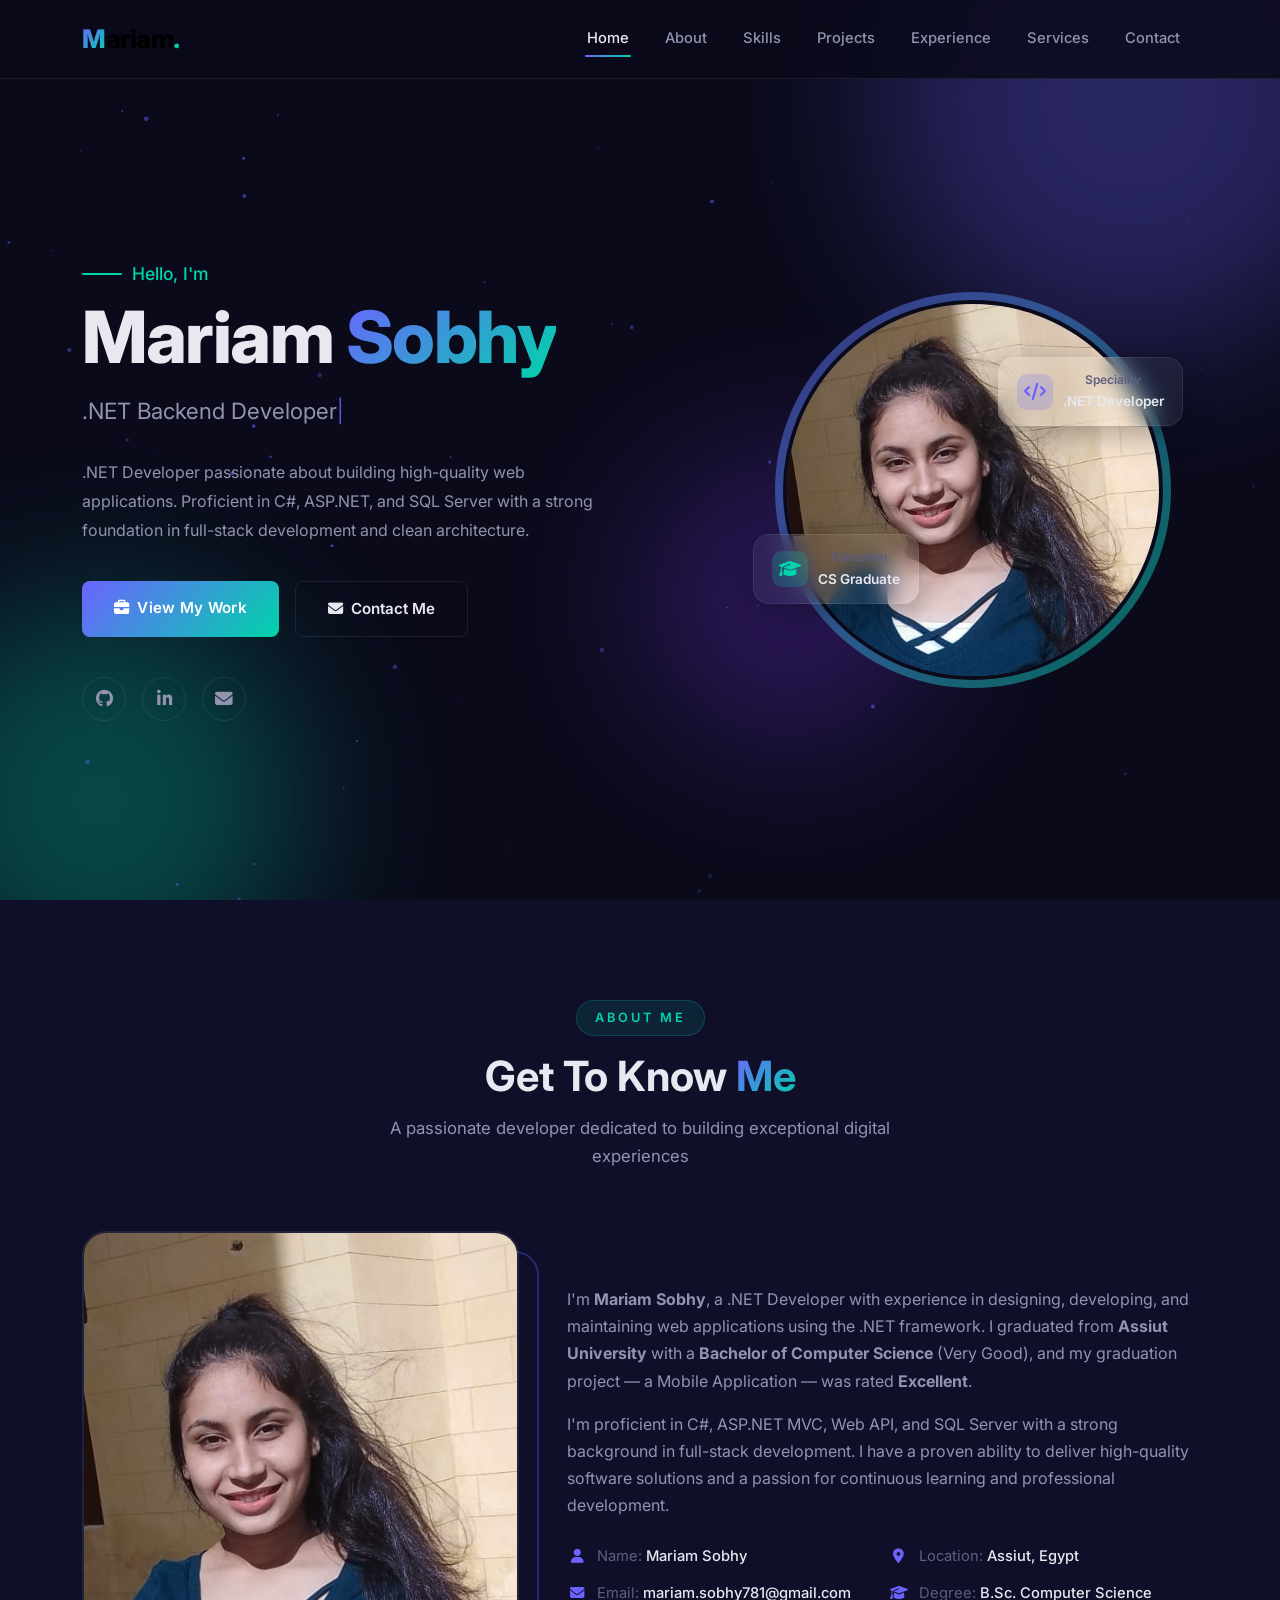
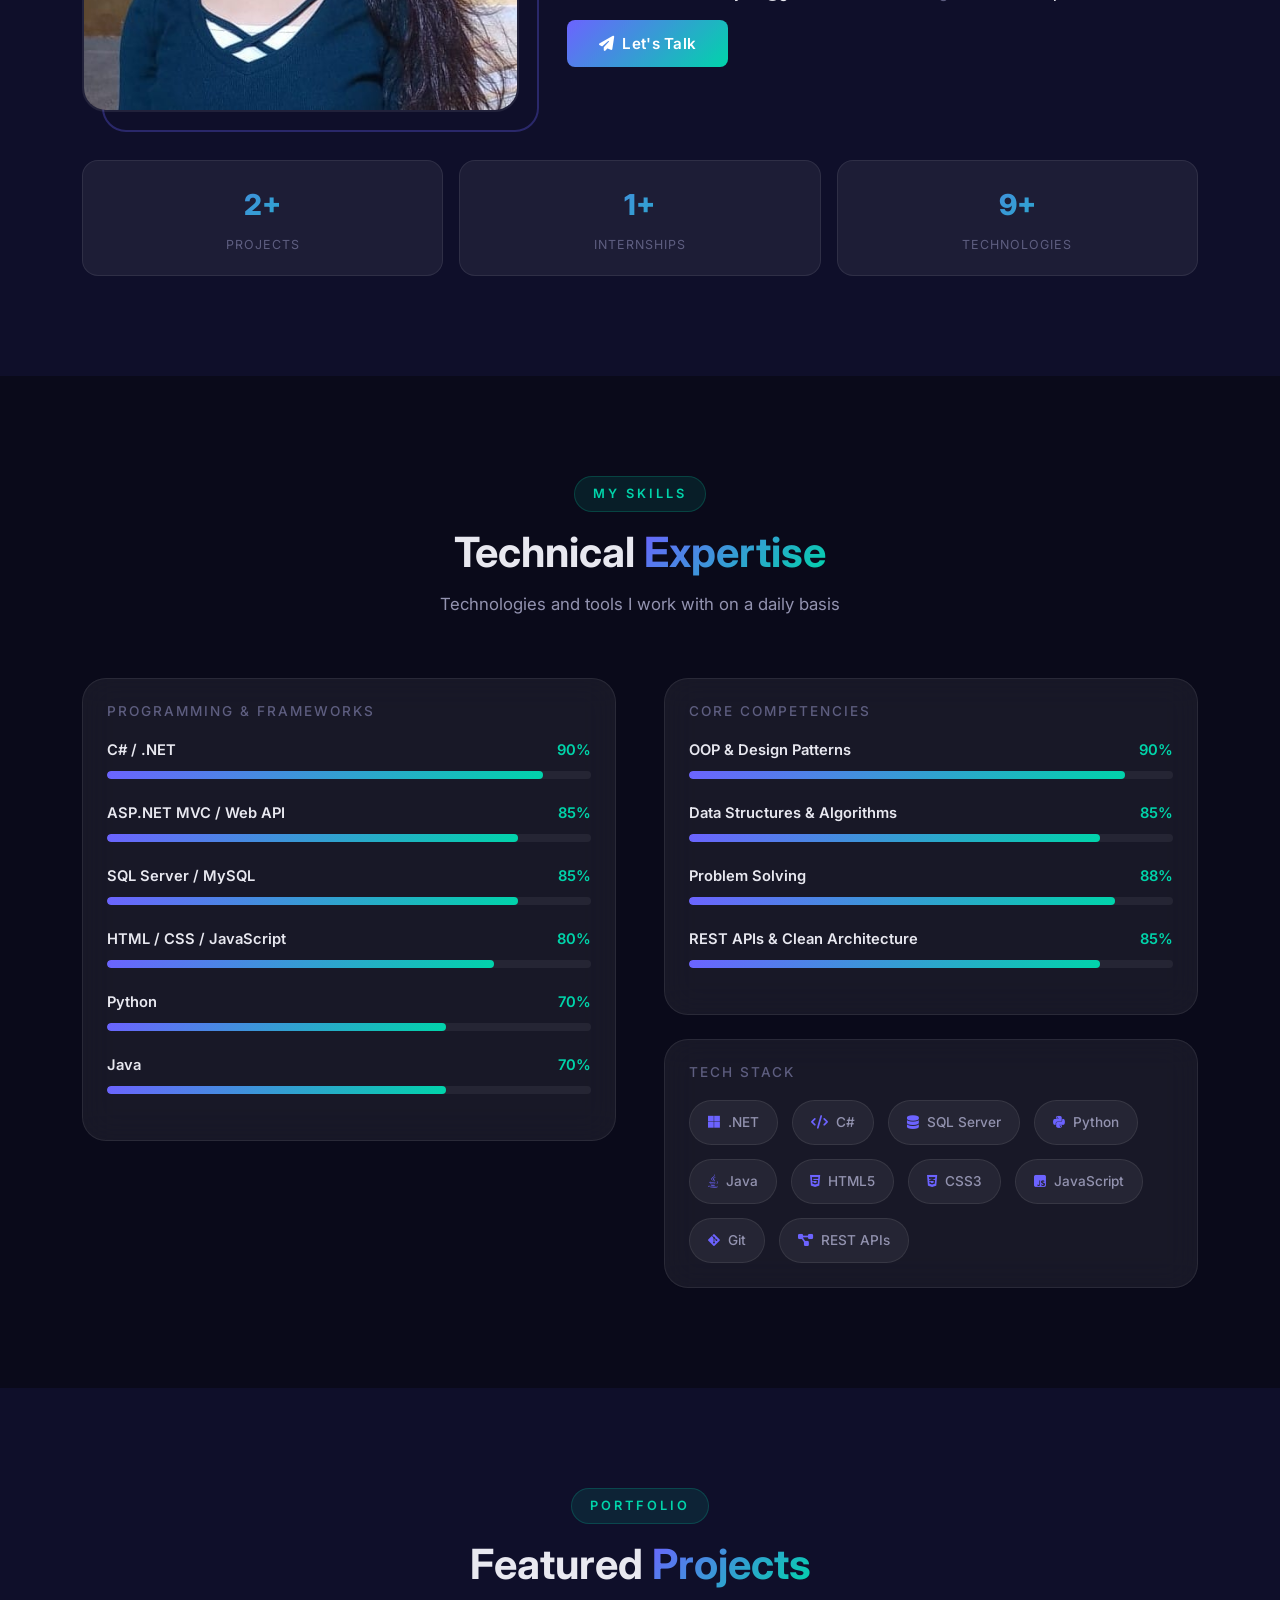
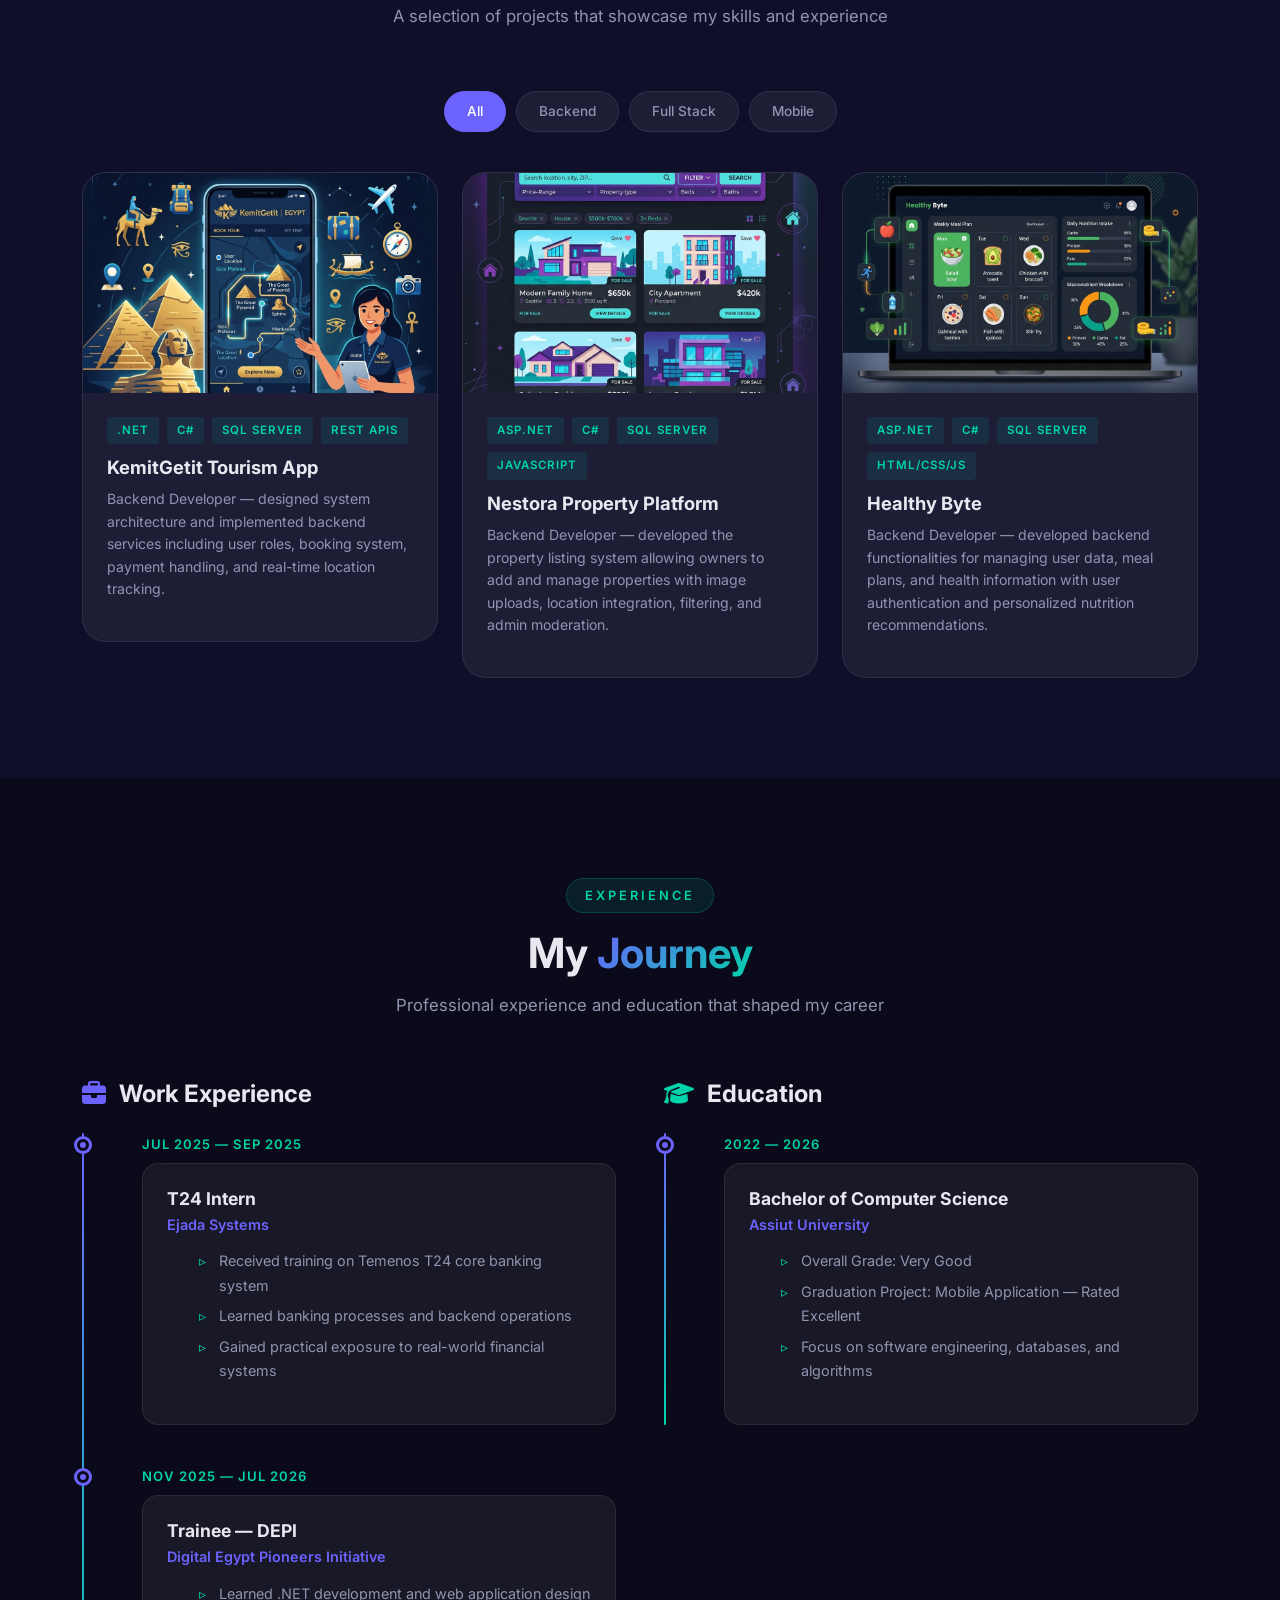
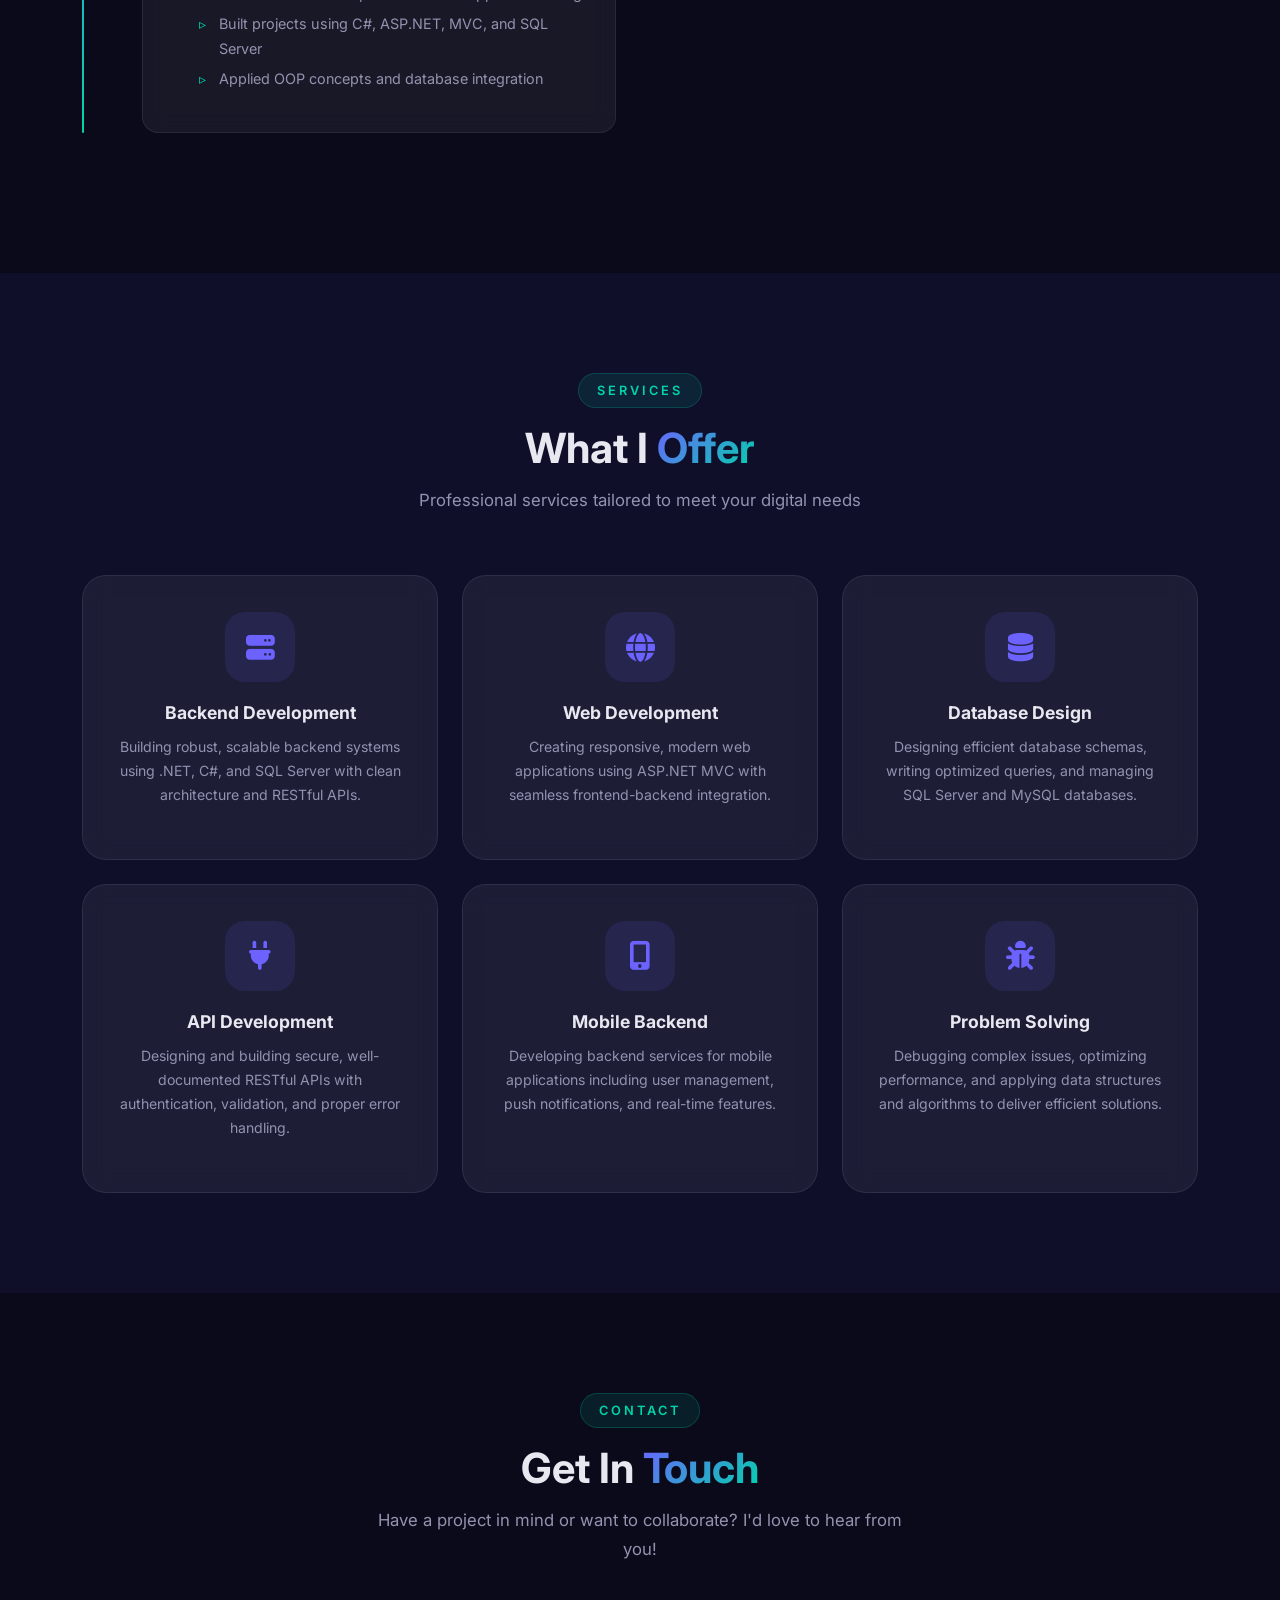
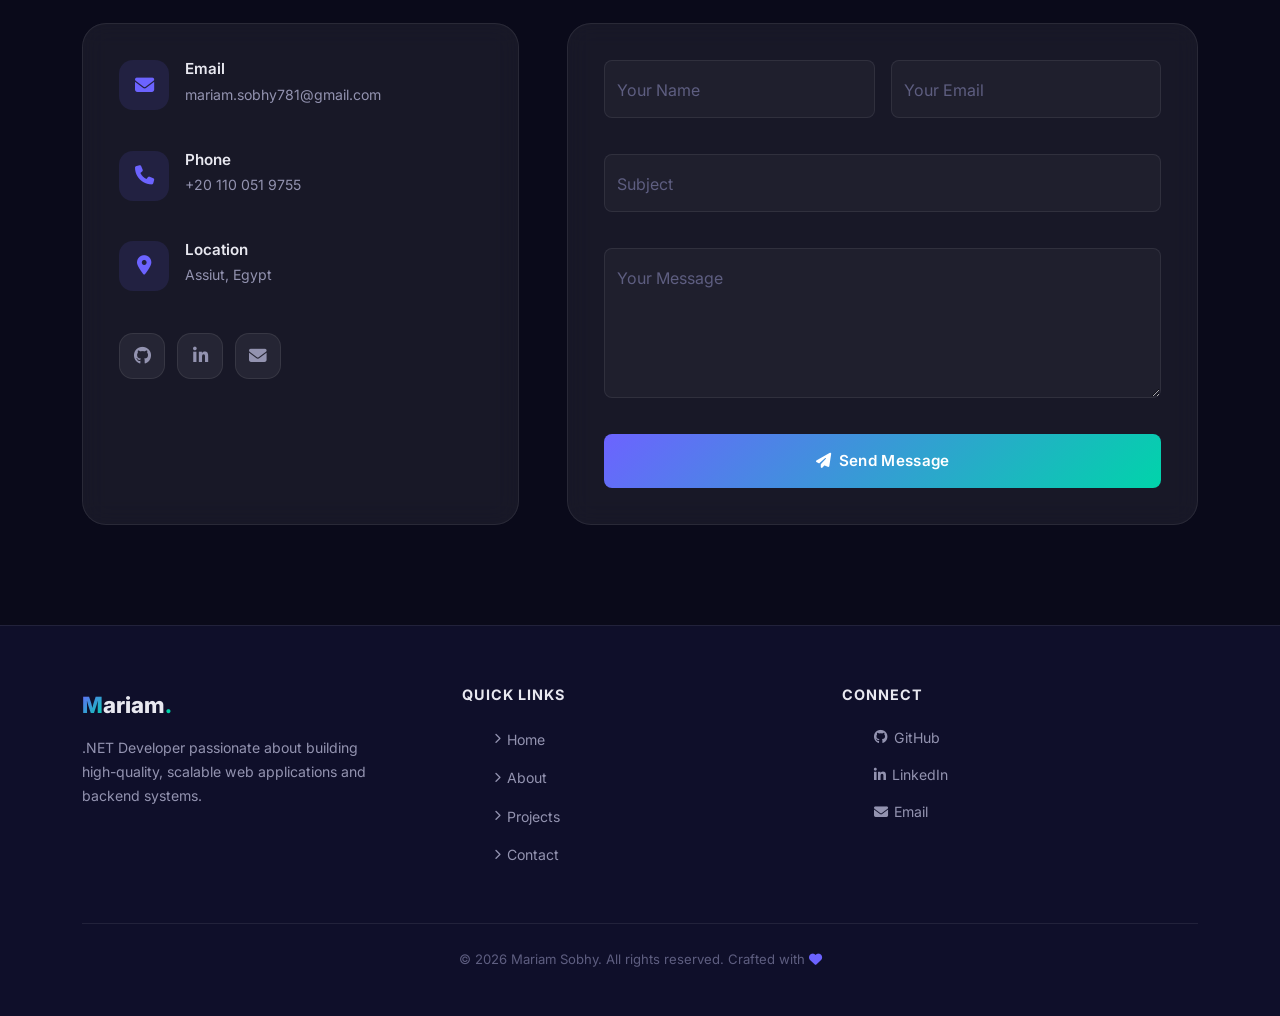
<file: index.html>
<!DOCTYPE html>
<html lang="en">
<head>
  <meta charset="UTF-8">
  <meta name="viewport" content="width=device-width, initial-scale=1.0">
  <title>Mariam Sobhy — Software Developer Portfolio</title>
  <meta name="description" content="Mariam Sobhy — .NET Backend Developer & Software Engineer. Explore my portfolio showcasing web applications, backend systems, and innovative projects.">
  <meta name="keywords" content="Mariam Sobhy, Software Developer, .NET Developer, Backend Developer, Portfolio">
  <meta name="author" content="Mariam Sobhy">

  <!-- Favicon -->
  <link rel="icon" href="data:image/svg+xml,<svg xmlns='http://www.w3.org/2000/svg' viewBox='0 0 100 100'><text y='.9em' font-size='90'>👩‍💻</text></svg>">

  <!-- Google Fonts -->
  <link rel="preconnect" href="https://fonts.googleapis.com">
  <link rel="preconnect" href="https://fonts.gstatic.com" crossorigin>
  <link href="https://fonts.googleapis.com/css2?family=Inter:wght@300;400;500;600;700;800;900&display=swap" rel="stylesheet">

  <!-- Bootstrap 5 CSS -->
  <link href="https://cdn.jsdelivr.net/npm/bootstrap@5.3.3/dist/css/bootstrap.min.css" rel="stylesheet">

  <!-- Font Awesome 6 -->
  <link href="https://cdnjs.cloudflare.com/ajax/libs/font-awesome/6.5.1/css/all.min.css" rel="stylesheet">

  <!-- Custom CSS -->
  <link rel="stylesheet" href="assets/css/style.css">
</head>
<body>

  <!-- ===================== PRELOADER ===================== -->
  <div id="preloader">
    <div class="loader"></div>
  </div>

  <!-- ===================== NAVBAR ===================== -->
  <nav class="navbar navbar-expand-lg fixed-top" id="mainNav">
    <div class="container">
      <a class="navbar-brand" href="#hero">
        <span class="accent-text">M</span>ariam<span class="dot">.</span>
      </a>
      <button class="navbar-toggler" type="button" data-bs-toggle="collapse" data-bs-target="#navMenu"
              aria-controls="navMenu" aria-expanded="false" aria-label="Toggle navigation">
        <span class="navbar-toggler-icon"></span>
      </button>
      <div class="collapse navbar-collapse" id="navMenu">
        <ul class="navbar-nav ms-auto">
          <li class="nav-item"><a class="nav-link active" href="#hero">Home</a></li>
          <li class="nav-item"><a class="nav-link" href="#about">About</a></li>
          <li class="nav-item"><a class="nav-link" href="#skills">Skills</a></li>
          <li class="nav-item"><a class="nav-link" href="#projects">Projects</a></li>
          <li class="nav-item"><a class="nav-link" href="#experience">Experience</a></li>
          <li class="nav-item"><a class="nav-link" href="#services">Services</a></li>
          <li class="nav-item"><a class="nav-link" href="#contact">Contact</a></li>
        </ul>
      </div>
    </div>
  </nav>

  <!-- ===================== HERO SECTION ===================== -->
  <section id="hero">
    <!-- Animated Background -->
    <div class="bg-shapes">
      <div class="shape shape-1"></div>
      <div class="shape shape-2"></div>
      <div class="shape shape-3"></div>
    </div>
    <canvas id="particles-canvas"></canvas>

    <div class="container">
      <div class="row align-items-center">
        <!-- Image Column -->
        <div class="col-lg-5 order-lg-2 text-center mb-5 mb-lg-0">
          <div class="hero-image-wrapper reveal-scale">
            <div class="hero-img-container">
              <img src="mariam.jpg" alt="Mariam Sobhy" class="hero-img">
              <!-- Floating Badges -->
              <div class="floating-badge badge-1">
                <div class="badge-icon"><i class="fas fa-code"></i></div>
                <div>
                  <div style="font-size:0.75rem; color:var(--text-muted);">Speciality</div>
                  <div>.NET Developer</div>
                </div>
              </div>
              <div class="floating-badge badge-2">
                <div class="badge-icon"><i class="fas fa-graduation-cap"></i></div>
                <div>
                  <div style="font-size:0.75rem; color:var(--text-muted);">Education</div>
                  <div>CS Graduate</div>
                </div>
              </div>
            </div>
          </div>
        </div>

        <!-- Text Column -->
        <div class="col-lg-7 order-lg-1">
          <div class="hero-content">
            <div class="hero-greeting reveal">
              <span class="line"></span> Hello, I'm
            </div>
            <h1 class="hero-name reveal delay-1">
              Mariam <span class="accent-text">Sobhy</span>
            </h1>
            <p class="hero-title reveal delay-2">
              <span id="typed-text"></span><span class="typed-cursor">|</span>
            </p>
            <p class="hero-desc reveal delay-3">
              .NET Developer passionate about building high-quality web applications. 
              Proficient in C#, ASP.NET, and SQL Server with a strong foundation 
              in full-stack development and clean architecture.
            </p>
            <div class="hero-buttons reveal delay-4">
              <a href="#projects" class="btn-primary-custom">
                <span><i class="fas fa-briefcase me-2"></i>View My Work</span>
              </a>
              <a href="#contact" class="btn-outline-custom">
                <i class="fas fa-envelope me-2"></i>Contact Me
              </a>
            </div>
            <div class="hero-socials reveal delay-5">
              <a href="https://github.com/MariamSobhy-art" target="_blank" aria-label="GitHub">
                <i class="fab fa-github"></i>
              </a>
              <a href="https://www.linkedin.com/in/mariamsobhy" target="_blank" aria-label="LinkedIn">
                <i class="fab fa-linkedin-in"></i>
              </a>
              <a href="mailto:mariam.sobhy781@gmail.com" aria-label="Email">
                <i class="fas fa-envelope"></i>
              </a>
            </div>
          </div>
        </div>
      </div>
    </div>
  </section>

  <!-- ===================== ABOUT SECTION ===================== -->
  <section id="about" class="section-padding">
    <div class="container">
      <div class="section-header reveal">
        <span class="badge-label">About Me</span>
        <h2>Get To Know <span class="accent-text">Me</span></h2>
        <p>A passionate developer dedicated to building exceptional digital experiences</p>
      </div>

      <div class="row align-items-center g-5">
        <!-- Image -->
        <div class="col-lg-5 reveal-left">
          <div class="about-img-wrapper">
            <img src="mariam.jpg" alt="Mariam Sobhy" class="img-fluid">
          </div>
        </div>

        <!-- Text -->
        <div class="col-lg-7 reveal-right">
          <div class="about-text">
            <p>
              I'm <strong>Mariam Sobhy</strong>, a .NET Developer with experience in designing, developing, 
              and maintaining web applications using the .NET framework. I graduated from <strong>Assiut 
              University</strong> with a <strong>Bachelor of Computer Science</strong> (Very Good), and my 
              graduation project — a Mobile Application — was rated <strong>Excellent</strong>.
            </p>
            <p>
              I'm proficient in C#, ASP.NET MVC, Web API, and SQL Server with a strong background in 
              full-stack development. I have a proven ability to deliver high-quality software solutions 
              and a passion for continuous learning and professional development.
            </p>

            <div class="about-info-grid">
              <div class="about-info-item">
                <i class="fas fa-user"></i>
                <div><span class="label">Name: </span><span class="value">Mariam Sobhy</span></div>
              </div>
              <div class="about-info-item">
                <i class="fas fa-map-marker-alt"></i>
                <div><span class="label">Location: </span><span class="value">Assiut, Egypt</span></div>
              </div>
              <div class="about-info-item">
                <i class="fas fa-envelope"></i>
                <div><span class="label">Email: </span><span class="value">mariam.sobhy781@gmail.com</span></div>
              </div>
              <div class="about-info-item">
                <i class="fas fa-graduation-cap"></i>
                <div><span class="label">Degree: </span><span class="value">B.Sc. Computer Science</span></div>
              </div>
            </div>

            <a href="#contact" class="btn-primary-custom">
              <span><i class="fas fa-paper-plane me-2"></i>Let's Talk</span>
            </a>
          </div>
        </div>
      </div>

      <!-- Stats -->
      <div class="about-stats mt-5 reveal">
        <div class="stat-item">
          <div class="stat-number" data-count="3" data-suffix="+">0</div>
          <div class="stat-label">Projects</div>
        </div>
        <div class="stat-item">
          <div class="stat-number" data-count="2" data-suffix="+">0</div>
          <div class="stat-label">Internships</div>
        </div>
        <div class="stat-item">
          <div class="stat-number" data-count="10" data-suffix="+">0</div>
          <div class="stat-label">Technologies</div>
        </div>
      </div>
    </div>
  </section>

  <!-- ===================== SKILLS SECTION ===================== -->
  <section id="skills" class="section-padding">
    <div class="container">
      <div class="section-header reveal">
        <span class="badge-label">My Skills</span>
        <h2>Technical <span class="accent-text">Expertise</span></h2>
        <p>Technologies and tools I work with on a daily basis</p>
      </div>

      <div class="row g-5">
        <!-- Skill Bars -->
        <div class="col-lg-6 reveal-left">
          <div class="glass-card p-4">
            <div class="skill-category">
              <h5>Programming & Frameworks</h5>
              <div class="skill-item">
                <div class="skill-info"><span>C# / .NET</span><span>90%</span></div>
                <div class="skill-bar"><div class="skill-fill" data-width="90%"></div></div>
              </div>
              <div class="skill-item">
                <div class="skill-info"><span>ASP.NET MVC / Web API</span><span>85%</span></div>
                <div class="skill-bar"><div class="skill-fill" data-width="85%"></div></div>
              </div>
              <div class="skill-item">
                <div class="skill-info"><span>SQL Server / MySQL</span><span>85%</span></div>
                <div class="skill-bar"><div class="skill-fill" data-width="85%"></div></div>
              </div>
              <div class="skill-item">
                <div class="skill-info"><span>HTML / CSS / JavaScript</span><span>80%</span></div>
                <div class="skill-bar"><div class="skill-fill" data-width="80%"></div></div>
              </div>
              <div class="skill-item">
                <div class="skill-info"><span>Python</span><span>70%</span></div>
                <div class="skill-bar"><div class="skill-fill" data-width="70%"></div></div>
              </div>
              <div class="skill-item">
                <div class="skill-info"><span>Java</span><span>70%</span></div>
                <div class="skill-bar"><div class="skill-fill" data-width="70%"></div></div>
              </div>
            </div>
          </div>
        </div>

        <!-- Tech Tags & Soft Skills -->
        <div class="col-lg-6 reveal-right">
          <div class="glass-card p-4 mb-4">
            <div class="skill-category">
              <h5>Core Competencies</h5>
              <div class="skill-item">
                <div class="skill-info"><span>OOP & Design Patterns</span><span>90%</span></div>
                <div class="skill-bar"><div class="skill-fill" data-width="90%"></div></div>
              </div>
              <div class="skill-item">
                <div class="skill-info"><span>Data Structures & Algorithms</span><span>85%</span></div>
                <div class="skill-bar"><div class="skill-fill" data-width="85%"></div></div>
              </div>
              <div class="skill-item">
                <div class="skill-info"><span>Problem Solving</span><span>88%</span></div>
                <div class="skill-bar"><div class="skill-fill" data-width="88%"></div></div>
              </div>
              <div class="skill-item">
                <div class="skill-info"><span>REST APIs & Clean Architecture</span><span>85%</span></div>
                <div class="skill-bar"><div class="skill-fill" data-width="85%"></div></div>
              </div>
            </div>
          </div>

          <div class="glass-card p-4">
            <h5 style="font-size:0.85rem; text-transform:uppercase; letter-spacing:2px; color:var(--text-muted); margin-bottom:18px;">
              Tech Stack
            </h5>
            <div class="tech-stack">
              <span class="tech-tag"><i class="fab fa-microsoft"></i> .NET</span>
              <span class="tech-tag"><i class="fas fa-code"></i> C#</span>
              <span class="tech-tag"><i class="fas fa-database"></i> SQL Server</span>
              <span class="tech-tag"><i class="fab fa-python"></i> Python</span>
              <span class="tech-tag"><i class="fab fa-java"></i> Java</span>
              <span class="tech-tag"><i class="fab fa-html5"></i> HTML5</span>
              <span class="tech-tag"><i class="fab fa-css3-alt"></i> CSS3</span>
              <span class="tech-tag"><i class="fab fa-js-square"></i> JavaScript</span>
              <span class="tech-tag"><i class="fab fa-git-alt"></i> Git</span>
              <span class="tech-tag"><i class="fas fa-project-diagram"></i> REST APIs</span>
            </div>
          </div>
        </div>
      </div>
    </div>
  </section>

  <!-- ===================== PROJECTS SECTION ===================== -->
  <section id="projects" class="section-padding">
    <div class="container">
      <div class="section-header reveal">
        <span class="badge-label">Portfolio</span>
        <h2>Featured <span class="accent-text">Projects</span></h2>
        <p>A selection of projects that showcase my skills and experience</p>
      </div>

      <!-- Filters -->
      <div class="project-filters reveal">
        <button class="filter-btn active" data-filter="all">All</button>
        <button class="filter-btn" data-filter="backend">Backend</button>
        <button class="filter-btn" data-filter="fullstack">Full Stack</button>
        <button class="filter-btn" data-filter="mobile">Mobile</button>
      </div>

      <!-- Project Cards -->
      <div class="row g-4">
        <!-- Project 1 -->
        <div class="col-lg-4 col-md-6 project-item reveal delay-1" data-category="mobile">
          <div class="project-card">
            <div class="project-img-wrapper">
              <img src="assets/images/project-kemitgetit.png" alt="KemitGetit Tourism App">
              <div class="project-overlay">
                <a href="https://github.com/MariamSobhy-art" target="_blank" class="btn-primary-custom btn-sm-custom">
                  <span><i class="fab fa-github me-1"></i> GitHub</span>
                </a>
              </div>
            </div>
            <div class="project-body">
              <div class="project-tech">
                <span>.NET</span>
                <span>C#</span>
                <span>SQL Server</span>
                <span>REST APIs</span>
              </div>
              <h4>KemitGetit Tourism App</h4>
              <p>Backend Developer — designed system architecture and implemented backend services including user roles, booking system, payment handling, and real-time location tracking.</p>
            </div>
          </div>
        </div>

        <!-- Project 2 -->
        <div class="col-lg-4 col-md-6 project-item reveal delay-2" data-category="fullstack">
          <div class="project-card">
            <div class="project-img-wrapper">
              <img src="assets/images/project-nestora.png" alt="Nestora Property Platform">
              <div class="project-overlay">
                <a href="https://github.com/MariamSobhy-art" target="_blank" class="btn-primary-custom btn-sm-custom">
                  <span><i class="fab fa-github me-1"></i> GitHub</span>
                </a>
              </div>
            </div>
            <div class="project-body">
              <div class="project-tech">
                <span>ASP.NET</span>
                <span>C#</span>
                <span>SQL Server</span>
                <span>JavaScript</span>
              </div>
              <h4>Nestora Property Platform</h4>
              <p>Backend Developer — developed the property listing system allowing owners to add and manage properties with image uploads, location integration, filtering, and admin moderation.</p>
            </div>
          </div>
        </div>

        <!-- Project 3 -->
        <div class="col-lg-4 col-md-6 project-item reveal delay-3" data-category="backend">
          <div class="project-card">
            <div class="project-img-wrapper">
              <img src="assets/images/project-healthybyte.png" alt="Healthy Byte App">
              <div class="project-overlay">
                <a href="https://github.com/MariamSobhy-art" target="_blank" class="btn-primary-custom btn-sm-custom">
                  <span><i class="fab fa-github me-1"></i> GitHub</span>
                </a>
              </div>
            </div>
            <div class="project-body">
              <div class="project-tech">
                <span>ASP.NET</span>
                <span>C#</span>
                <span>SQL Server</span>
                <span>HTML/CSS/JS</span>
              </div>
              <h4>Healthy Byte</h4>
              <p>Backend Developer — developed backend functionalities for managing user data, meal plans, and health information with user authentication and personalized nutrition recommendations.</p>
            </div>
          </div>
        </div>
      </div>
    </div>
  </section>

  <!-- ===================== EXPERIENCE SECTION ===================== -->
  <section id="experience" class="section-padding">
    <div class="container">
      <div class="section-header reveal">
        <span class="badge-label">Experience</span>
        <h2>My <span class="accent-text">Journey</span></h2>
        <p>Professional experience and education that shaped my career</p>
      </div>

      <div class="row g-5">
        <!-- Work Experience -->
        <div class="col-lg-6 reveal-left">
          <h4 class="mb-4" style="font-weight:700;">
            <i class="fas fa-briefcase me-2" style="color:var(--accent-1);"></i> Work Experience
          </h4>
          <div class="timeline">
            <div class="timeline-item">
              <div class="timeline-date">Jul 2025 — Sep 2025</div>
              <div class="timeline-card">
                <h4>T24 Intern</h4>
                <div class="company">Ejada Systems</div>
                <ul>
                  <li>Received training on Temenos T24 core banking system</li>
                  <li>Learned banking processes and backend operations</li>
                  <li>Gained practical exposure to real-world financial systems</li>
                </ul>
              </div>
            </div>
            <div class="timeline-item">
              <div class="timeline-date">Nov 2025 — Jul 2026</div>
              <div class="timeline-card">
                <h4>Trainee — DEPI</h4>
                <div class="company">Digital Egypt Pioneers Initiative</div>
                <ul>
                  <li>Learned .NET development and web application design</li>
                  <li>Built projects using C#, ASP.NET, MVC, and SQL Server</li>
                  <li>Applied OOP concepts and database integration</li>
                </ul>
              </div>
            </div>
          </div>
        </div>

        <!-- Education -->
        <div class="col-lg-6 reveal-right">
          <h4 class="mb-4" style="font-weight:700;">
            <i class="fas fa-graduation-cap me-2" style="color:var(--accent-2);"></i> Education
          </h4>
          <div class="timeline">
            <div class="timeline-item">
              <div class="timeline-date">2022 — 2026</div>
              <div class="timeline-card">
                <h4>Bachelor of Computer Science</h4>
                <div class="company">Assiut University</div>
                <ul>
                  <li>Overall Grade: Very Good</li>
                  <li>Graduation Project: Mobile Application — Rated Excellent</li>
                  <li>Focus on software engineering, databases, and algorithms</li>
                </ul>
              </div>
            </div>
          </div>
        </div>
      </div>
    </div>
  </section>

  <!-- ===================== SERVICES SECTION ===================== -->
  <section id="services" class="section-padding">
    <div class="container">
      <div class="section-header reveal">
        <span class="badge-label">Services</span>
        <h2>What I <span class="accent-text">Offer</span></h2>
        <p>Professional services tailored to meet your digital needs</p>
      </div>

      <div class="row g-4">
        <!-- Service 1 -->
        <div class="col-lg-4 col-md-6 reveal delay-1">
          <div class="service-card">
            <div class="service-icon">
              <i class="fas fa-server"></i>
            </div>
            <h4>Backend Development</h4>
            <p>Building robust, scalable backend systems using .NET, C#, and SQL Server with clean architecture and RESTful APIs.</p>
          </div>
        </div>

        <!-- Service 2 -->
        <div class="col-lg-4 col-md-6 reveal delay-2">
          <div class="service-card">
            <div class="service-icon">
              <i class="fas fa-globe"></i>
            </div>
            <h4>Web Development</h4>
            <p>Creating responsive, modern web applications using ASP.NET MVC with seamless frontend-backend integration.</p>
          </div>
        </div>

        <!-- Service 3 -->
        <div class="col-lg-4 col-md-6 reveal delay-3">
          <div class="service-card">
            <div class="service-icon">
              <i class="fas fa-database"></i>
            </div>
            <h4>Database Design</h4>
            <p>Designing efficient database schemas, writing optimized queries, and managing SQL Server and MySQL databases.</p>
          </div>
        </div>

        <!-- Service 4 -->
        <div class="col-lg-4 col-md-6 reveal delay-1">
          <div class="service-card">
            <div class="service-icon">
              <i class="fas fa-plug"></i>
            </div>
            <h4>API Development</h4>
            <p>Designing and building secure, well-documented RESTful APIs with authentication, validation, and proper error handling.</p>
          </div>
        </div>

        <!-- Service 5 -->
        <div class="col-lg-4 col-md-6 reveal delay-2">
          <div class="service-card">
            <div class="service-icon">
              <i class="fas fa-mobile-alt"></i>
            </div>
            <h4>Mobile Backend</h4>
            <p>Developing backend services for mobile applications including user management, push notifications, and real-time features.</p>
          </div>
        </div>

        <!-- Service 6 -->
        <div class="col-lg-4 col-md-6 reveal delay-3">
          <div class="service-card">
            <div class="service-icon">
              <i class="fas fa-bug"></i>
            </div>
            <h4>Problem Solving</h4>
            <p>Debugging complex issues, optimizing performance, and applying data structures and algorithms to deliver efficient solutions.</p>
          </div>
        </div>
      </div>
    </div>
  </section>

  <!-- ===================== CONTACT SECTION ===================== -->
  <section id="contact" class="section-padding">
    <div class="container">
      <div class="section-header reveal">
        <span class="badge-label">Contact</span>
        <h2>Get In <span class="accent-text">Touch</span></h2>
        <p>Have a project in mind or want to collaborate? I'd love to hear from you!</p>
      </div>

      <div class="row g-5">
        <!-- Contact Info -->
        <div class="col-lg-5 reveal-left">
          <div class="contact-info-card">
            <div class="contact-info-item">
              <div class="icon-box"><i class="fas fa-envelope"></i></div>
              <div>
                <h5>Email</h5>
                <p>mariam.sobhy781@gmail.com</p>
              </div>
            </div>
            <div class="contact-info-item">
              <div class="icon-box"><i class="fas fa-phone"></i></div>
              <div>
                <h5>Phone</h5>
                <p>+20 110 051 9755</p>
              </div>
            </div>
            <div class="contact-info-item">
              <div class="icon-box"><i class="fas fa-map-marker-alt"></i></div>
              <div>
                <h5>Location</h5>
                <p>Assiut, Egypt</p>
              </div>
            </div>

            <div class="contact-social">
              <a href="https://github.com/MariamSobhy-art" target="_blank" aria-label="GitHub">
                <i class="fab fa-github"></i>
              </a>
              <a href="https://www.linkedin.com/in/mariamsobhy" target="_blank" aria-label="LinkedIn">
                <i class="fab fa-linkedin-in"></i>
              </a>
              <a href="mailto:mariam.sobhy781@gmail.com" aria-label="Email">
                <i class="fas fa-envelope"></i>
              </a>
            </div>
          </div>
        </div>

        <!-- Contact Form -->
        <div class="col-lg-7 reveal-right">
          <form id="contactForm" class="contact-form" novalidate>
            <div class="row g-3">
              <div class="col-md-6">
                <div class="form-floating">
                  <input type="text" class="form-control" id="formName" placeholder="Your Name" required>
                  <label for="formName">Your Name</label>
                </div>
              </div>
              <div class="col-md-6">
                <div class="form-floating">
                  <input type="email" class="form-control" id="formEmail" placeholder="Your Email" required>
                  <label for="formEmail">Your Email</label>
                </div>
              </div>
              <div class="col-12">
                <div class="form-floating">
                  <input type="text" class="form-control" id="formSubject" placeholder="Subject" required>
                  <label for="formSubject">Subject</label>
                </div>
              </div>
              <div class="col-12">
                <div class="form-floating">
                  <textarea class="form-control" id="formMessage" placeholder="Your Message" 
                            style="height: 150px" required></textarea>
                  <label for="formMessage">Your Message</label>
                </div>
              </div>
              <div class="col-12">
                <button type="submit" class="btn-primary-custom w-100">
                  <span><i class="fas fa-paper-plane me-2"></i>Send Message</span>
                </button>
              </div>
            </div>
            <div id="formMessageBox" class="form-message"></div>
          </form>
        </div>
      </div>
    </div>
  </section>

  <!-- ===================== FOOTER ===================== -->
  <footer>
    <div class="container">
      <div class="row g-4">
        <div class="col-lg-4">
          <div class="footer-brand">
            <span class="accent-text">M</span>ariam<span class="dot">.</span>
          </div>
          <p class="footer-desc">
            .NET Developer passionate about building high-quality, scalable web applications 
            and backend systems.
          </p>
        </div>
        <div class="col-lg-4 footer-links">
          <h5>Quick Links</h5>
          <ul>
            <li><a href="#hero"><i class="fas fa-chevron-right fa-xs"></i> Home</a></li>
            <li><a href="#about"><i class="fas fa-chevron-right fa-xs"></i> About</a></li>
            <li><a href="#projects"><i class="fas fa-chevron-right fa-xs"></i> Projects</a></li>
            <li><a href="#contact"><i class="fas fa-chevron-right fa-xs"></i> Contact</a></li>
          </ul>
        </div>
        <div class="col-lg-4 footer-links">
          <h5>Connect</h5>
          <ul>
            <li><a href="https://github.com/MariamSobhy-art" target="_blank"><i class="fab fa-github"></i> GitHub</a></li>
            <li><a href="https://www.linkedin.com/in/mariamsobhy" target="_blank"><i class="fab fa-linkedin-in"></i> LinkedIn</a></li>
            <li><a href="mailto:mariam.sobhy781@gmail.com"><i class="fas fa-envelope"></i> Email</a></li>
          </ul>
        </div>
      </div>
      <div class="footer-bottom">
        <p>&copy; 2026 Mariam Sobhy. All rights reserved. Crafted with <i class="fas fa-heart" style="color:var(--accent-1);"></i></p>
      </div>
    </div>
  </footer>

  <!-- ===================== BACK TO TOP ===================== -->
  <button id="backToTop" aria-label="Back to top">
    <i class="fas fa-chevron-up"></i>
  </button>

  <!-- Bootstrap 5 JS -->
  <script src="https://cdn.jsdelivr.net/npm/bootstrap@5.3.3/dist/js/bootstrap.bundle.min.js"></script>

  <!-- Custom JS -->
  <script src="assets/js/main.js"></script>

</body>
</html>
</file>
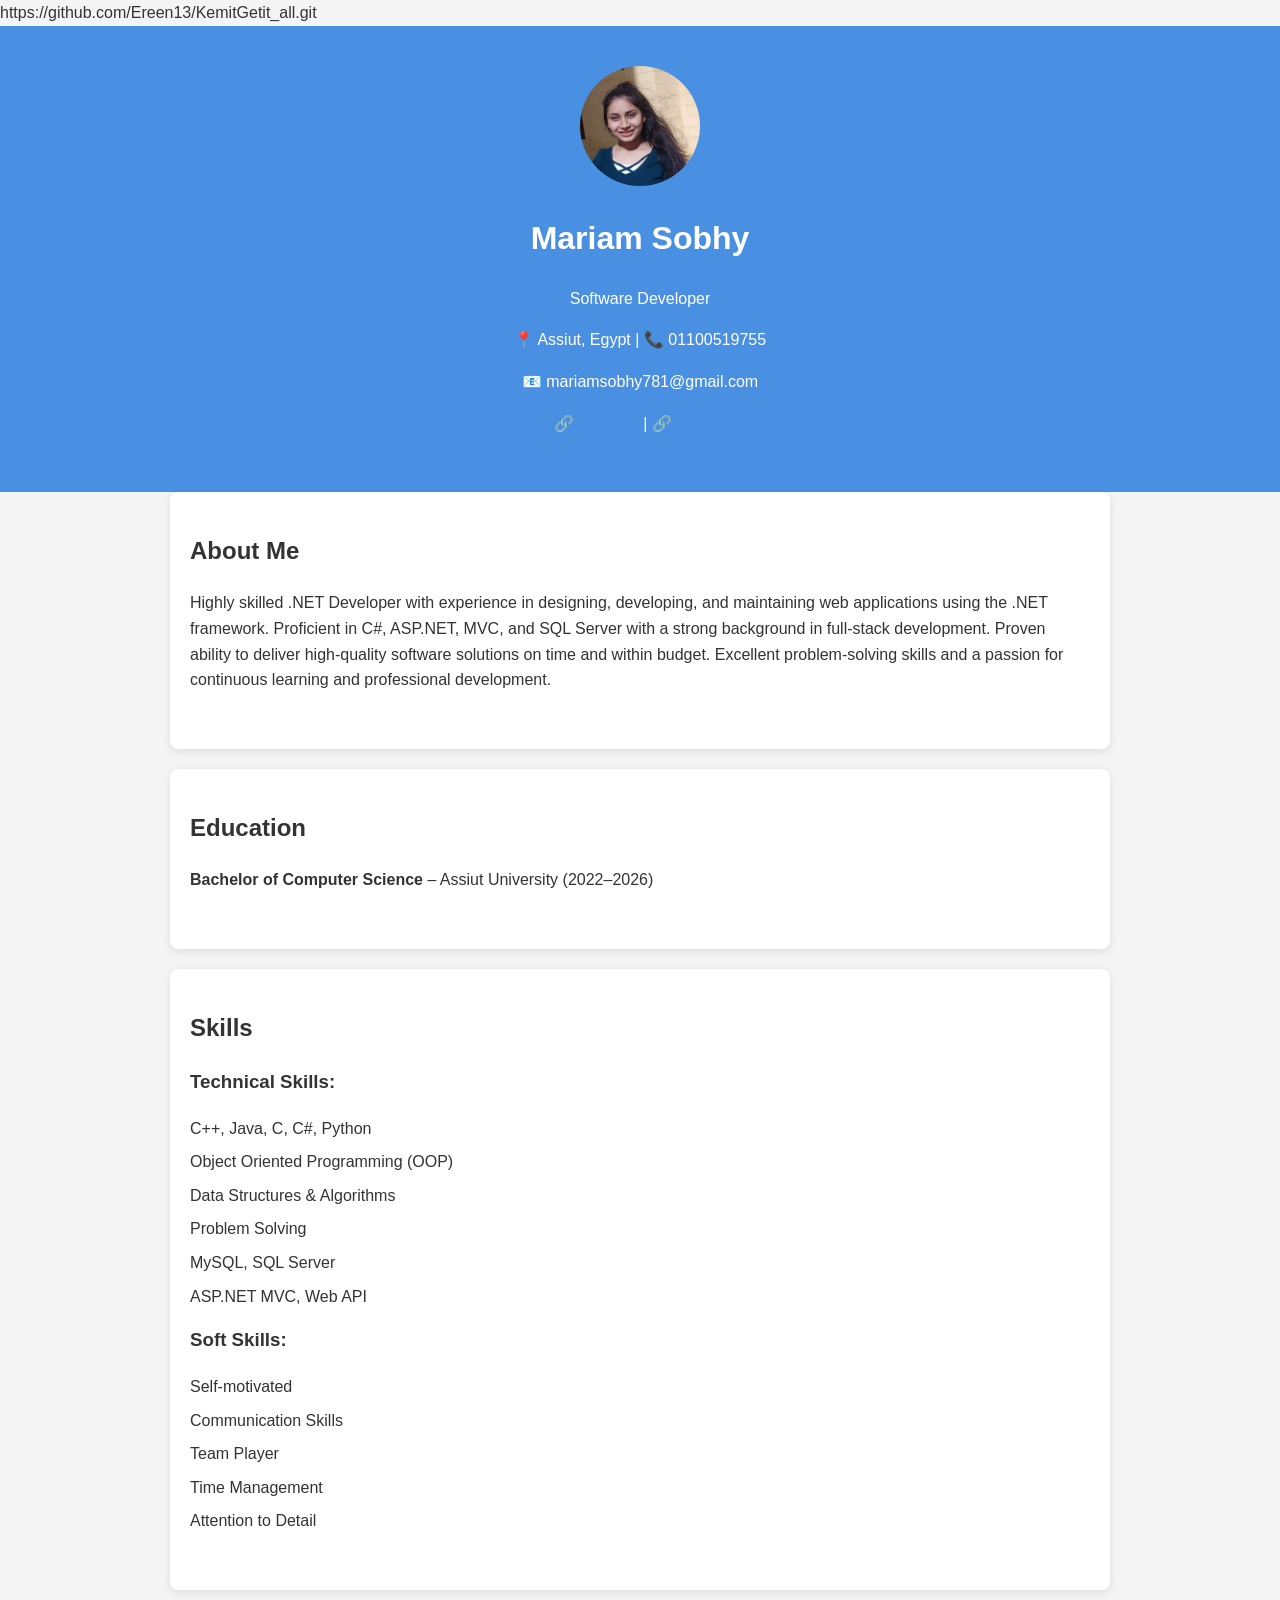
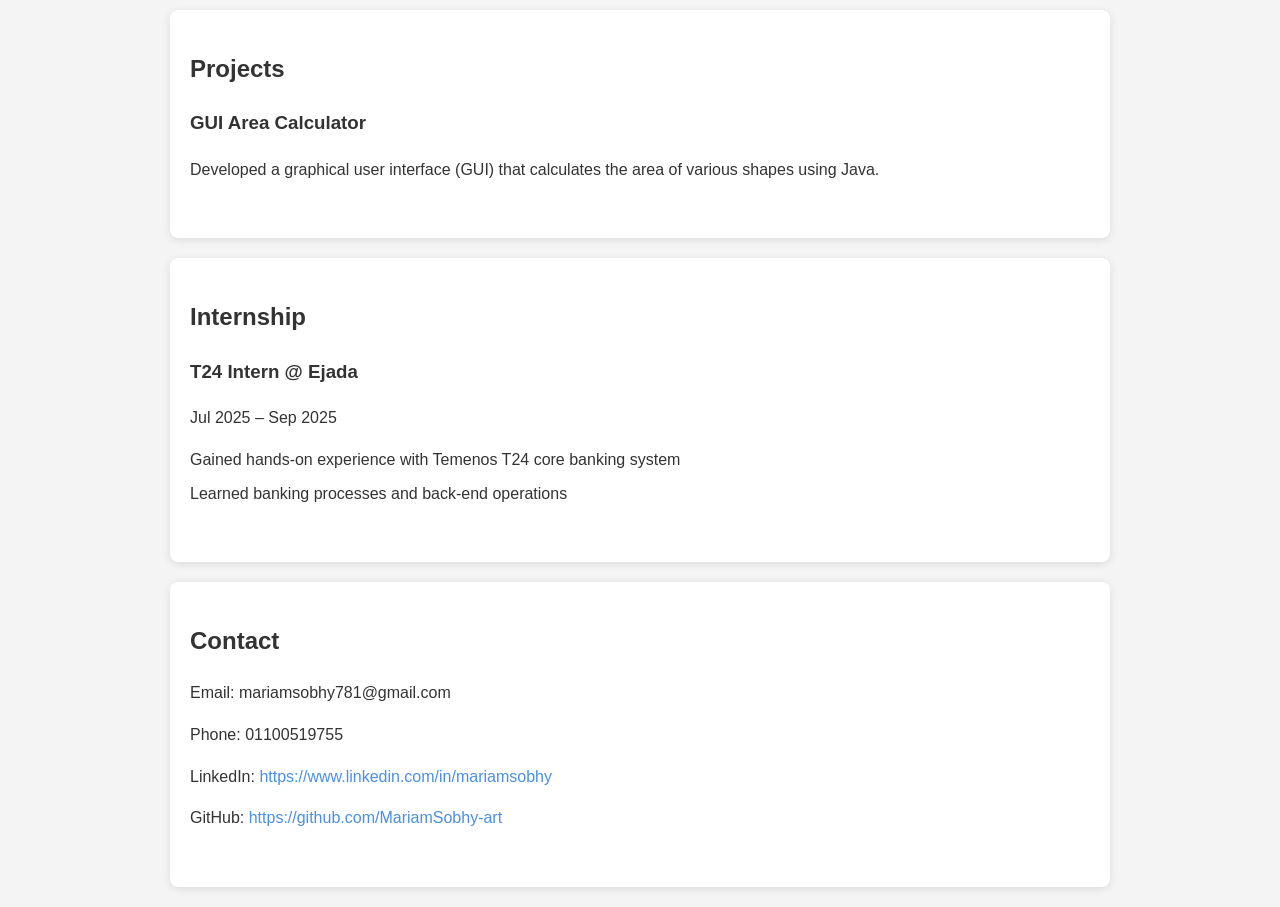
<file: portfolio.html>
<!DOCTYPE html>
<html lang="en">
<head>
    <meta charset="UTF-8">
    <meta name="viewport" content="width=device-width, initial-scale=1.0">
    <title>Mariam Sobhy Portfolio</title>
    <style>
        body {
            font-family: Arial, sans-serif;
            margin: 0;
            padding: 0;
            line-height: 1.6;
            background-color: #f4f4f4;
            color: #333;
        }
        header {
            background-color: #4a90e2;
            color: white;
            padding: 40px 20px;
            text-align: center;
        }
        header img {
            width: 120px;
            height: 120px;
            border-radius: 50%;
            margin-bottom: 20px;
        }
        section {
            padding: 40px 20px;
            max-width: 900px;
            margin: auto;
            background-color: white;
            margin-bottom: 20px;
            border-radius: 8px;
            box-shadow: 0 2px 8px rgba(0,0,0,0.1);
        }
        h1, h2, h3 {
            margin-top: 0;
        }
        ul {
            list-style: none;
            padding: 0;
        }
        li {
            margin-bottom: 8px;
        }
        a {
            color: #4a90e2;
            text-decoration: none;
        }
        a:hover {
            text-decoration: underline;
        }
    </style>
</head>
<body>
https://github.com/Ereen13/KemitGetit_all.git
<header>
    <!-- لو حابة تحطي الصورة الشخصية -->
     <img src="mariam.jpg" alt="Mariam Sobhy"> 
    <h1>Mariam Sobhy</h1>
    <p>Software Developer</p>
    <p>📍 Assiut, Egypt | 📞 01100519755</p>
    <p>📧 mariamsobhy781@gmail.com</p>
    <p>
        🔗 <a href="https://www.linkedin.com/in/mariamsobhy" target="_blank">LinkedIn</a> | 
        🔗 <a href="https://github.com/MariamSobhy-art" target="_blank">GitHub</a>
    </p>
</header>

<section>
    <h2>About Me</h2>
    <p>Highly skilled .NET Developer with experience in designing, developing, and maintaining web applications using the .NET framework. Proficient in C#, ASP.NET, MVC, and SQL Server with a strong background in full-stack development. Proven ability to deliver high-quality software solutions on time and within budget. Excellent problem-solving skills and a passion for continuous learning and professional development.</p>
</section>

<section>
    <h2>Education</h2>
    <p><strong>Bachelor of Computer Science</strong> – Assiut University (2022–2026)</p>
</section>

<section>
    <h2>Skills</h2>
    <h3>Technical Skills:</h3>
    <ul>
        <li>C++, Java, C, C#, Python</li>
        <li>Object Oriented Programming (OOP)</li>
        <li>Data Structures & Algorithms</li>
        <li>Problem Solving</li>
        <li>MySQL, SQL Server</li>
        <li>ASP.NET MVC, Web API</li>
    </ul>
    <h3>Soft Skills:</h3>
    <ul>
        <li>Self-motivated</li>
        <li>Communication Skills</li>
        <li>Team Player</li>
        <li>Time Management</li>
        <li>Attention to Detail</li>
    </ul>
</section>

<section>
    <h2>Projects</h2>
    <h3>GUI Area Calculator</h3>
    <p>Developed a graphical user interface (GUI) that calculates the area of various shapes using Java.</p>
</section>

<section>
    <h2>Internship</h2>
    <h3>T24 Intern @ Ejada</h3>
    <p>Jul 2025 – Sep 2025</p>
    <ul>
        <li>Gained hands-on experience with Temenos T24 core banking system</li>
        <li>Learned banking processes and back-end operations</li>
    </ul>
</section>

<section>
    <h2>Contact</h2>
    <p>Email: mariamsobhy781@gmail.com</p>
    <p>Phone: 01100519755</p>
    <p>LinkedIn: <a href="https://www.linkedin.com/in/mariamsobhy" target="_blank">https://www.linkedin.com/in/mariamsobhy</a></p>
    <p>GitHub: <a href="https://github.com/MariamSobhy-art" target="_blank">https://github.com/MariamSobhy-art</a></p>
</section>

</body>
</html>
</file>
<file: assets/css/style.css>
/* ============================================================
   MARIAM SOBHY — PORTFOLIO STYLESHEET
   Modern Dark Theme · Glassmorphism · Smooth Animations
   ============================================================ */

/* ---------- CSS Custom Properties ---------- */
:root {
  --bg-primary: #0a0a1a;
  --bg-secondary: #0f0f2a;
  --bg-card: rgba(255, 255, 255, 0.04);
  --bg-glass: rgba(255, 255, 255, 0.06);
  --border-glass: rgba(255, 255, 255, 0.08);
  --accent-1: #6c63ff;
  --accent-2: #00d4aa;
  --accent-gradient: linear-gradient(135deg, #6c63ff 0%, #00d4aa 100%);
  --accent-gradient-hover: linear-gradient(135deg, #00d4aa 0%, #6c63ff 100%);
  --text-primary: #e8e8f0;
  --text-secondary: #9393b0;
  --text-muted: #5e5e80;
  --glow-accent: rgba(108, 99, 255, 0.35);
  --glow-accent2: rgba(0, 212, 170, 0.25);
  --nav-bg: rgba(10, 10, 26, 0.85);
  --section-padding: 100px 0;
  --transition-base: 0.3s cubic-bezier(0.4, 0, 0.2, 1);
  --transition-bounce: 0.4s cubic-bezier(0.34, 1.56, 0.64, 1);
  --radius-sm: 8px;
  --radius-md: 16px;
  --radius-lg: 24px;
  --radius-xl: 32px;
}

/* ---------- Preloader ---------- */
#preloader {
  position: fixed;
  inset: 0;
  z-index: 99999;
  background: var(--bg-primary);
  display: flex;
  align-items: center;
  justify-content: center;
  transition: opacity 0.6s ease, visibility 0.6s ease;
}
#preloader.loaded {
  opacity: 0;
  visibility: hidden;
}
.loader {
  width: 50px;
  height: 50px;
  border: 3px solid var(--border-glass);
  border-top-color: var(--accent-1);
  border-right-color: var(--accent-2);
  border-radius: 50%;
  animation: spin 0.8s linear infinite;
}
@keyframes spin {
  to { transform: rotate(360deg); }
}

/* ---------- Global Reset & Base ---------- */
*,
*::before,
*::after {
  box-sizing: border-box;
  margin: 0;
  padding: 0;
}
html {
  scroll-behavior: smooth;
  scroll-padding-top: 80px;
}
body {
  font-family: 'Inter', sans-serif;
  background: var(--bg-primary);
  color: var(--text-primary);
  line-height: 1.7;
  overflow-x: hidden;
  -webkit-font-smoothing: antialiased;
}
::selection {
  background: var(--accent-1);
  color: #fff;
}
a {
  text-decoration: none;
  color: inherit;
  transition: color var(--transition-base);
}
img {
  max-width: 100%;
  height: auto;
}
ul {
  list-style: none;
}

/* ---------- Scrollbar ---------- */
::-webkit-scrollbar {
  width: 8px;
}
::-webkit-scrollbar-track {
  background: var(--bg-secondary);
}
::-webkit-scrollbar-thumb {
  background: var(--accent-1);
  border-radius: 4px;
}
::-webkit-scrollbar-thumb:hover {
  background: var(--accent-2);
}

/* ---------- Utility Classes ---------- */
.section-padding {
  padding: var(--section-padding);
}
.accent-text {
  background: var(--accent-gradient);
  -webkit-background-clip: text;
  -webkit-text-fill-color: transparent;
  background-clip: text;
}
.section-header {
  text-align: center;
  margin-bottom: 60px;
}
.section-header .badge-label {
  display: inline-block;
  font-size: 0.8rem;
  font-weight: 600;
  letter-spacing: 3px;
  text-transform: uppercase;
  color: var(--accent-2);
  background: rgba(0, 212, 170, 0.1);
  border: 1px solid rgba(0, 212, 170, 0.2);
  padding: 6px 18px;
  border-radius: 30px;
  margin-bottom: 16px;
}
.section-header h2 {
  font-size: 2.6rem;
  font-weight: 700;
  margin-bottom: 12px;
}
.section-header p {
  color: var(--text-secondary);
  max-width: 560px;
  margin: 0 auto;
  font-size: 1.05rem;
}

/* ---------- Glassmorphism Card ---------- */
.glass-card {
  background: var(--bg-glass);
  backdrop-filter: blur(16px);
  -webkit-backdrop-filter: blur(16px);
  border: 1px solid var(--border-glass);
  border-radius: var(--radius-lg);
  transition: transform var(--transition-bounce),
              box-shadow var(--transition-base),
              border-color var(--transition-base);
}
.glass-card:hover {
  transform: translateY(-8px);
  box-shadow: 0 20px 60px rgba(108, 99, 255, 0.12);
  border-color: rgba(108, 99, 255, 0.2);
}

/* ---------- Animated Background Shapes ---------- */
.bg-shapes {
  position: absolute;
  inset: 0;
  overflow: hidden;
  pointer-events: none;
  z-index: 0;
}
.bg-shapes .shape {
  position: absolute;
  border-radius: 50%;
  filter: blur(80px);
  opacity: 0.3;
}
.bg-shapes .shape-1 {
  width: 500px;
  height: 500px;
  background: var(--accent-1);
  top: -150px;
  right: -100px;
  animation: floatShape 20s ease-in-out infinite;
}
.bg-shapes .shape-2 {
  width: 400px;
  height: 400px;
  background: var(--accent-2);
  bottom: -100px;
  left: -100px;
  animation: floatShape 25s ease-in-out infinite reverse;
}
.bg-shapes .shape-3 {
  width: 300px;
  height: 300px;
  background: #7c3aed;
  top: 50%;
  left: 50%;
  animation: floatShape 30s ease-in-out infinite 5s;
}
@keyframes floatShape {
  0%, 100% { transform: translate(0, 0) scale(1); }
  25% { transform: translate(30px, -40px) scale(1.05); }
  50% { transform: translate(-20px, 30px) scale(0.95); }
  75% { transform: translate(40px, 20px) scale(1.02); }
}

/* ============================================================
   NAVBAR
   ============================================================ */
.navbar {
  background: var(--nav-bg) !important;
  backdrop-filter: blur(20px);
  -webkit-backdrop-filter: blur(20px);
  border-bottom: 1px solid var(--border-glass);
  padding: 12px 0;
  transition: all var(--transition-base);
}
.navbar.scrolled {
  padding: 8px 0;
  box-shadow: 0 4px 30px rgba(0, 0, 0, 0.3);
}
.navbar-brand {
  font-size: 1.6rem;
  font-weight: 800;
  letter-spacing: -0.5px;
}
.navbar-brand .dot {
  color: var(--accent-2);
}
.navbar-nav .nav-link {
  color: var(--text-secondary) !important;
  font-weight: 500;
  font-size: 0.92rem;
  padding: 8px 18px !important;
  border-radius: 8px;
  position: relative;
  transition: color var(--transition-base);
}
.navbar-nav .nav-link:hover,
.navbar-nav .nav-link.active {
  color: var(--text-primary) !important;
}
.navbar-nav .nav-link::after {
  content: '';
  position: absolute;
  bottom: 2px;
  left: 50%;
  width: 0;
  height: 2px;
  background: var(--accent-gradient);
  transition: width var(--transition-base), left var(--transition-base);
  border-radius: 2px;
}
.navbar-nav .nav-link:hover::after,
.navbar-nav .nav-link.active::after {
  width: 60%;
  left: 20%;
}
.navbar-toggler {
  border: 1px solid var(--border-glass);
  padding: 6px 10px;
}
.navbar-toggler-icon {
  filter: invert(1);
}

/* ============================================================
   HERO SECTION
   ============================================================ */
#hero {
  min-height: 100vh;
  display: flex;
  align-items: center;
  position: relative;
  overflow: hidden;
  padding-top: 80px;
}
.hero-content {
  position: relative;
  z-index: 2;
}
.hero-greeting {
  font-size: 1.1rem;
  color: var(--accent-2);
  font-weight: 500;
  margin-bottom: 8px;
  display: flex;
  align-items: center;
  gap: 10px;
}
.hero-greeting .line {
  width: 40px;
  height: 2px;
  background: var(--accent-2);
  border-radius: 2px;
}
.hero-name {
  font-size: clamp(2.8rem, 6vw, 4.5rem);
  font-weight: 800;
  line-height: 1.1;
  margin-bottom: 16px;
  letter-spacing: -1.5px;
}
.hero-title {
  font-size: clamp(1.1rem, 2.5vw, 1.4rem);
  color: var(--text-secondary);
  margin-bottom: 24px;
  min-height: 42px;
}
.hero-title .typed-cursor {
  color: var(--accent-1);
  font-weight: 300;
  animation: blink 1s step-end infinite;
}
@keyframes blink {
  50% { opacity: 0; }
}
.hero-desc {
  color: var(--text-secondary);
  max-width: 520px;
  font-size: 1rem;
  margin-bottom: 36px;
  line-height: 1.8;
}
.hero-buttons {
  display: flex;
  gap: 16px;
  flex-wrap: wrap;
  margin-bottom: 40px;
}
.hero-socials a {
  display: inline-flex;
  align-items: center;
  justify-content: center;
  width: 44px;
  height: 44px;
  border: 1px solid var(--border-glass);
  border-radius: 50%;
  color: var(--text-secondary);
  font-size: 1.1rem;
  margin-right: 12px;
  transition: all var(--transition-base);
}
.hero-socials a:hover {
  background: var(--accent-1);
  border-color: var(--accent-1);
  color: #fff;
  transform: translateY(-3px);
  box-shadow: 0 8px 25px var(--glow-accent);
}

/* Hero Image */
.hero-image-wrapper {
  position: relative;
  z-index: 2;
}
.hero-img-container {
  position: relative;
  width: 380px;
  height: 380px;
  margin: 0 auto;
}
.hero-img-container::before {
  content: '';
  position: absolute;
  inset: -8px;
  border-radius: 50%;
  background: var(--accent-gradient);
  opacity: 0.5;
  animation: pulseGlow 3s ease-in-out infinite;
}
@keyframes pulseGlow {
  0%, 100% { opacity: 0.4; transform: scale(1); }
  50% { opacity: 0.7; transform: scale(1.04); }
}
.hero-img {
  width: 100%;
  height: 100%;
  border-radius: 50%;
  object-fit: cover;
  position: relative;
  z-index: 1;
  border: 4px solid var(--bg-primary);
}

/* Floating badges */
.floating-badge {
  position: absolute;
  z-index: 3;
  background: var(--bg-glass);
  backdrop-filter: blur(12px);
  border: 1px solid var(--border-glass);
  border-radius: var(--radius-md);
  padding: 12px 18px;
  display: flex;
  align-items: center;
  gap: 10px;
  font-size: 0.85rem;
  font-weight: 600;
  animation: floatBadge 4s ease-in-out infinite;
  box-shadow: 0 8px 30px rgba(0, 0, 0, 0.3);
}
.floating-badge .badge-icon {
  width: 36px;
  height: 36px;
  border-radius: 10px;
  display: flex;
  align-items: center;
  justify-content: center;
  font-size: 1.1rem;
}
.floating-badge.badge-1 {
  top: 15%;
  right: -20px;
  animation-delay: 0s;
}
.floating-badge.badge-1 .badge-icon {
  background: rgba(108, 99, 255, 0.2);
  color: var(--accent-1);
}
.floating-badge.badge-2 {
  bottom: 20%;
  left: -30px;
  animation-delay: 2s;
}
.floating-badge.badge-2 .badge-icon {
  background: rgba(0, 212, 170, 0.2);
  color: var(--accent-2);
}
@keyframes floatBadge {
  0%, 100% { transform: translateY(0); }
  50% { transform: translateY(-12px); }
}

/* ============================================================
   BUTTONS
   ============================================================ */
.btn-primary-custom {
  background: var(--accent-gradient);
  color: #fff;
  border: none;
  padding: 14px 32px;
  border-radius: var(--radius-sm);
  font-weight: 600;
  font-size: 0.95rem;
  letter-spacing: 0.3px;
  position: relative;
  overflow: hidden;
  transition: transform var(--transition-bounce),
              box-shadow var(--transition-base);
  cursor: pointer;
}
.btn-primary-custom::before {
  content: '';
  position: absolute;
  inset: 0;
  background: var(--accent-gradient-hover);
  opacity: 0;
  transition: opacity var(--transition-base);
}
.btn-primary-custom:hover {
  transform: translateY(-2px);
  box-shadow: 0 12px 35px var(--glow-accent);
  color: #fff;
}
.btn-primary-custom:hover::before {
  opacity: 1;
}
.btn-primary-custom span {
  position: relative;
  z-index: 1;
}
.btn-outline-custom {
  background: transparent;
  color: var(--text-primary);
  border: 1px solid var(--border-glass);
  padding: 14px 32px;
  border-radius: var(--radius-sm);
  font-weight: 600;
  font-size: 0.95rem;
  transition: all var(--transition-base);
  cursor: pointer;
}
.btn-outline-custom:hover {
  border-color: var(--accent-1);
  color: var(--accent-1);
  background: rgba(108, 99, 255, 0.08);
  transform: translateY(-2px);
}
.btn-sm-custom {
  padding: 10px 22px;
  font-size: 0.85rem;
}

/* ============================================================
   ABOUT SECTION
   ============================================================ */
#about {
  background: var(--bg-secondary);
  position: relative;
}
.about-img-wrapper {
  position: relative;
}
.about-img-wrapper img {
  border-radius: var(--radius-lg);
  border: 2px solid var(--border-glass);
}
.about-img-wrapper::after {
  content: '';
  position: absolute;
  top: 20px;
  left: 20px;
  right: -20px;
  bottom: -20px;
  border: 2px solid var(--accent-1);
  border-radius: var(--radius-lg);
  z-index: -1;
  opacity: 0.3;
}
.about-stats {
  display: grid;
  grid-template-columns: repeat(3, 1fr);
  gap: 16px;
  margin-top: 30px;
}
.stat-item {
  text-align: center;
  background: var(--bg-glass);
  border: 1px solid var(--border-glass);
  padding: 20px 12px;
  border-radius: var(--radius-md);
  transition: all var(--transition-base);
}
.stat-item:hover {
  border-color: var(--accent-1);
  transform: translateY(-4px);
}
.stat-number {
  font-size: 1.8rem;
  font-weight: 800;
  background: var(--accent-gradient);
  -webkit-background-clip: text;
  -webkit-text-fill-color: transparent;
  background-clip: text;
}
.stat-label {
  font-size: 0.78rem;
  color: var(--text-muted);
  margin-top: 4px;
  text-transform: uppercase;
  letter-spacing: 1px;
}
.about-text p {
  color: var(--text-secondary);
  margin-bottom: 16px;
  font-size: 1rem;
}
.about-info-grid {
  display: grid;
  grid-template-columns: repeat(2, 1fr);
  gap: 12px;
  margin: 24px 0;
}
.about-info-item {
  display: flex;
  align-items: center;
  gap: 10px;
  font-size: 0.92rem;
}
.about-info-item i {
  color: var(--accent-1);
  font-size: 0.9rem;
  width: 20px;
  text-align: center;
}
.about-info-item .label {
  color: var(--text-muted);
}
.about-info-item .value {
  color: var(--text-primary);
  font-weight: 500;
}

/* ============================================================
   SKILLS SECTION
   ============================================================ */
#skills {
  position: relative;
}
.skill-category {
  margin-bottom: 16px;
}
.skill-category h5 {
  font-size: 0.85rem;
  text-transform: uppercase;
  letter-spacing: 2px;
  color: var(--text-muted);
  margin-bottom: 18px;
}
.skill-item {
  margin-bottom: 22px;
}
.skill-info {
  display: flex;
  justify-content: space-between;
  margin-bottom: 8px;
  font-size: 0.92rem;
}
.skill-info span:first-child {
  font-weight: 600;
}
.skill-info span:last-child {
  color: var(--accent-2);
  font-weight: 600;
}
.skill-bar {
  height: 8px;
  background: rgba(255, 255, 255, 0.06);
  border-radius: 4px;
  overflow: hidden;
}
.skill-fill {
  height: 100%;
  background: var(--accent-gradient);
  border-radius: 4px;
  width: 0;
  transition: width 1.5s cubic-bezier(0.4, 0, 0.2, 1);
}
.skill-fill.animated {
  /* width set inline */
}

/* Tech stack icons */
.tech-stack {
  display: flex;
  flex-wrap: wrap;
  gap: 14px;
  margin-top: 20px;
}
.tech-tag {
  display: inline-flex;
  align-items: center;
  gap: 8px;
  background: var(--bg-glass);
  border: 1px solid var(--border-glass);
  padding: 10px 18px;
  border-radius: 50px;
  font-size: 0.85rem;
  font-weight: 500;
  color: var(--text-secondary);
  transition: all var(--transition-base);
}
.tech-tag i {
  color: var(--accent-1);
}
.tech-tag:hover {
  border-color: var(--accent-1);
  color: var(--text-primary);
  transform: translateY(-2px);
  box-shadow: 0 6px 20px rgba(108, 99, 255, 0.15);
}

/* ============================================================
   PROJECTS SECTION
   ============================================================ */
#projects {
  background: var(--bg-secondary);
  position: relative;
}
.project-filters {
  display: flex;
  justify-content: center;
  gap: 10px;
  flex-wrap: wrap;
  margin-bottom: 40px;
}
.filter-btn {
  background: var(--bg-glass);
  border: 1px solid var(--border-glass);
  color: var(--text-secondary);
  padding: 8px 22px;
  border-radius: 50px;
  font-size: 0.85rem;
  font-weight: 500;
  cursor: pointer;
  transition: all var(--transition-base);
}
.filter-btn:hover,
.filter-btn.active {
  background: var(--accent-1);
  border-color: var(--accent-1);
  color: #fff;
}

.project-card {
  overflow: hidden;
  border-radius: var(--radius-lg);
  background: var(--bg-glass);
  border: 1px solid var(--border-glass);
  transition: all var(--transition-bounce);
}
.project-card:hover {
  transform: translateY(-10px);
  box-shadow: 0 25px 60px rgba(108, 99, 255, 0.15);
  border-color: rgba(108, 99, 255, 0.3);
}
.project-img-wrapper {
  position: relative;
  overflow: hidden;
  height: 220px;
}
.project-img-wrapper img {
  width: 100%;
  height: 100%;
  object-fit: cover;
  transition: transform 0.6s cubic-bezier(0.4, 0, 0.2, 1);
}
.project-card:hover .project-img-wrapper img {
  transform: scale(1.08);
}
.project-overlay {
  position: absolute;
  inset: 0;
  background: linear-gradient(180deg,
    transparent 0%,
    rgba(10, 10, 26, 0.85) 100%);
  display: flex;
  align-items: flex-end;
  justify-content: center;
  padding: 20px;
  opacity: 0;
  transition: opacity var(--transition-base);
}
.project-card:hover .project-overlay {
  opacity: 1;
}
.project-overlay .btn-sm-custom {
  margin: 0 6px;
}
.project-body {
  padding: 24px;
}
.project-tech {
  display: flex;
  flex-wrap: wrap;
  gap: 8px;
  margin-bottom: 12px;
}
.project-tech span {
  font-size: 0.72rem;
  font-weight: 600;
  text-transform: uppercase;
  letter-spacing: 1px;
  color: var(--accent-2);
  background: rgba(0, 212, 170, 0.1);
  padding: 4px 10px;
  border-radius: 4px;
}
.project-body h4 {
  font-size: 1.15rem;
  font-weight: 700;
  margin-bottom: 10px;
}
.project-body p {
  font-size: 0.88rem;
  color: var(--text-secondary);
  line-height: 1.6;
}

/* ============================================================
   EXPERIENCE / TIMELINE
   ============================================================ */
#experience {
  position: relative;
}
.timeline {
  position: relative;
  padding-left: 30px;
}
.timeline::before {
  content: '';
  position: absolute;
  left: 0;
  top: 0;
  bottom: 0;
  width: 2px;
  background: linear-gradient(180deg,
    var(--accent-1) 0%,
    var(--accent-2) 100%);
  border-radius: 2px;
}
.timeline-item {
  position: relative;
  margin-bottom: 40px;
  padding-left: 30px;
}
.timeline-item::before {
  content: '';
  position: absolute;
  left: -35px;
  top: 6px;
  width: 12px;
  height: 12px;
  border-radius: 50%;
  background: var(--accent-1);
  border: 3px solid var(--bg-primary);
  box-shadow: 0 0 0 3px var(--accent-1);
  z-index: 1;
}
.timeline-date {
  font-size: 0.82rem;
  color: var(--accent-2);
  font-weight: 600;
  text-transform: uppercase;
  letter-spacing: 1px;
  margin-bottom: 8px;
}
.timeline-card {
  background: var(--bg-glass);
  backdrop-filter: blur(12px);
  border: 1px solid var(--border-glass);
  border-radius: var(--radius-md);
  padding: 24px;
  transition: all var(--transition-base);
}
.timeline-card:hover {
  border-color: rgba(108, 99, 255, 0.2);
  transform: translateX(6px);
}
.timeline-card h4 {
  font-size: 1.1rem;
  font-weight: 700;
  margin-bottom: 4px;
}
.timeline-card .company {
  color: var(--accent-1);
  font-weight: 600;
  font-size: 0.9rem;
  margin-bottom: 12px;
}
.timeline-card ul li {
  padding-left: 20px;
  position: relative;
  color: var(--text-secondary);
  font-size: 0.9rem;
  margin-bottom: 6px;
}
.timeline-card ul li::before {
  content: '▹';
  position: absolute;
  left: 0;
  color: var(--accent-2);
}

/* ============================================================
   SERVICES SECTION
   ============================================================ */
#services {
  background: var(--bg-secondary);
  position: relative;
}
.service-card {
  background: var(--bg-glass);
  backdrop-filter: blur(12px);
  border: 1px solid var(--border-glass);
  border-radius: var(--radius-lg);
  padding: 36px 28px;
  text-align: center;
  transition: all var(--transition-bounce);
  position: relative;
  overflow: hidden;
  height: 100%;
}
.service-card::before {
  content: '';
  position: absolute;
  top: 0;
  left: 0;
  right: 0;
  height: 3px;
  background: var(--accent-gradient);
  opacity: 0;
  transition: opacity var(--transition-base);
}
.service-card:hover {
  transform: translateY(-10px);
  border-color: rgba(108, 99, 255, 0.2);
  box-shadow: 0 20px 50px rgba(108, 99, 255, 0.1);
}
.service-card:hover::before {
  opacity: 1;
}
.service-icon {
  width: 70px;
  height: 70px;
  border-radius: 20px;
  display: inline-flex;
  align-items: center;
  justify-content: center;
  font-size: 1.8rem;
  margin-bottom: 20px;
  background: rgba(108, 99, 255, 0.12);
  color: var(--accent-1);
  transition: all var(--transition-base);
}
.service-card:hover .service-icon {
  background: var(--accent-gradient);
  color: #fff;
  transform: scale(1.1) rotate(5deg);
}
.service-card h4 {
  font-size: 1.1rem;
  font-weight: 700;
  margin-bottom: 12px;
}
.service-card p {
  color: var(--text-secondary);
  font-size: 0.88rem;
  line-height: 1.7;
}

/* ============================================================
   CONTACT SECTION
   ============================================================ */
#contact {
  position: relative;
}
.contact-info-card {
  background: var(--bg-glass);
  backdrop-filter: blur(12px);
  border: 1px solid var(--border-glass);
  border-radius: var(--radius-lg);
  padding: 36px;
  height: 100%;
}
.contact-info-item {
  display: flex;
  align-items: flex-start;
  gap: 16px;
  margin-bottom: 28px;
}
.contact-info-item:last-child {
  margin-bottom: 0;
}
.contact-info-item .icon-box {
  width: 50px;
  height: 50px;
  min-width: 50px;
  border-radius: 14px;
  background: rgba(108, 99, 255, 0.12);
  color: var(--accent-1);
  display: flex;
  align-items: center;
  justify-content: center;
  font-size: 1.2rem;
  transition: all var(--transition-base);
}
.contact-info-item:hover .icon-box {
  background: var(--accent-gradient);
  color: #fff;
  transform: scale(1.08);
}
.contact-info-item h5 {
  font-size: 0.95rem;
  font-weight: 600;
  margin-bottom: 4px;
}
.contact-info-item p {
  color: var(--text-secondary);
  font-size: 0.88rem;
}
.contact-social {
  display: flex;
  gap: 12px;
  margin-top: 30px;
}
.contact-social a {
  width: 46px;
  height: 46px;
  border-radius: 14px;
  background: var(--bg-glass);
  border: 1px solid var(--border-glass);
  display: flex;
  align-items: center;
  justify-content: center;
  color: var(--text-secondary);
  font-size: 1.1rem;
  transition: all var(--transition-base);
}
.contact-social a:hover {
  background: var(--accent-1);
  border-color: var(--accent-1);
  color: #fff;
  transform: translateY(-4px) scale(1.05);
  box-shadow: 0 10px 25px var(--glow-accent);
}

/* Contact Form */
.contact-form {
  background: var(--bg-glass);
  backdrop-filter: blur(12px);
  border: 1px solid var(--border-glass);
  border-radius: var(--radius-lg);
  padding: 36px;
}
.form-floating {
  margin-bottom: 20px;
}
.form-floating .form-control,
.form-floating textarea.form-control {
  background: rgba(255, 255, 255, 0.03);
  border: 1px solid var(--border-glass);
  color: var(--text-primary);
  border-radius: var(--radius-sm);
  padding: 16px;
  font-size: 0.95rem;
  transition: border-color var(--transition-base),
              box-shadow var(--transition-base);
}
.form-floating .form-control:focus {
  border-color: var(--accent-1);
  box-shadow: 0 0 0 3px var(--glow-accent);
  background: rgba(255, 255, 255, 0.05);
}
.form-floating label {
  color: var(--text-muted);
}
.form-floating .form-control:focus ~ label,
.form-floating .form-control:not(:placeholder-shown) ~ label {
  color: var(--accent-1);
}
.form-message {
  display: none;
  padding: 12px 20px;
  border-radius: var(--radius-sm);
  margin-top: 16px;
  font-size: 0.9rem;
  font-weight: 500;
}
.form-message.success {
  display: block;
  background: rgba(0, 212, 170, 0.1);
  border: 1px solid rgba(0, 212, 170, 0.3);
  color: var(--accent-2);
}
.form-message.error {
  display: block;
  background: rgba(255, 71, 87, 0.1);
  border: 1px solid rgba(255, 71, 87, 0.3);
  color: #ff4757;
}

/* ============================================================
   FOOTER
   ============================================================ */
footer {
  background: var(--bg-secondary);
  border-top: 1px solid var(--border-glass);
  padding: 60px 0 30px;
}
.footer-brand {
  font-size: 1.4rem;
  font-weight: 800;
  margin-bottom: 12px;
}
.footer-brand .dot {
  color: var(--accent-2);
}
.footer-desc {
  color: var(--text-secondary);
  font-size: 0.88rem;
  max-width: 300px;
}
.footer-links h5 {
  font-size: 0.9rem;
  font-weight: 700;
  text-transform: uppercase;
  letter-spacing: 1px;
  margin-bottom: 20px;
  color: var(--text-primary);
}
.footer-links ul li {
  margin-bottom: 10px;
}
.footer-links ul li a {
  color: var(--text-secondary);
  font-size: 0.88rem;
  transition: all var(--transition-base);
  display: inline-flex;
  align-items: center;
  gap: 6px;
}
.footer-links ul li a:hover {
  color: var(--accent-1);
  transform: translateX(4px);
}
.footer-bottom {
  border-top: 1px solid var(--border-glass);
  padding-top: 24px;
  margin-top: 40px;
  text-align: center;
  color: var(--text-muted);
  font-size: 0.82rem;
}
.footer-bottom a {
  color: var(--accent-1);
}

/* ============================================================
   BACK TO TOP
   ============================================================ */
#backToTop {
  position: fixed;
  bottom: 30px;
  right: 30px;
  width: 48px;
  height: 48px;
  border-radius: 14px;
  background: var(--accent-gradient);
  color: #fff;
  border: none;
  display: flex;
  align-items: center;
  justify-content: center;
  font-size: 1.2rem;
  cursor: pointer;
  z-index: 9999;
  opacity: 0;
  visibility: hidden;
  transform: translateY(20px);
  transition: all var(--transition-base);
  box-shadow: 0 8px 25px var(--glow-accent);
}
#backToTop.visible {
  opacity: 1;
  visibility: visible;
  transform: translateY(0);
}
#backToTop:hover {
  transform: translateY(-4px);
  box-shadow: 0 12px 35px var(--glow-accent);
}

/* ============================================================
   SCROLL REVEAL ANIMATIONS
   ============================================================ */
.reveal {
  opacity: 0;
  transform: translateY(40px);
  transition: opacity 0.7s cubic-bezier(0.4, 0, 0.2, 1),
              transform 0.7s cubic-bezier(0.4, 0, 0.2, 1);
}
.reveal.revealed {
  opacity: 1;
  transform: translateY(0);
}
.reveal-left {
  opacity: 0;
  transform: translateX(-40px);
  transition: opacity 0.7s cubic-bezier(0.4, 0, 0.2, 1),
              transform 0.7s cubic-bezier(0.4, 0, 0.2, 1);
}
.reveal-left.revealed {
  opacity: 1;
  transform: translateX(0);
}
.reveal-right {
  opacity: 0;
  transform: translateX(40px);
  transition: opacity 0.7s cubic-bezier(0.4, 0, 0.2, 1),
              transform 0.7s cubic-bezier(0.4, 0, 0.2, 1);
}
.reveal-right.revealed {
  opacity: 1;
  transform: translateX(0);
}
.reveal-scale {
  opacity: 0;
  transform: scale(0.9);
  transition: opacity 0.7s cubic-bezier(0.4, 0, 0.2, 1),
              transform 0.7s cubic-bezier(0.4, 0, 0.2, 1);
}
.reveal-scale.revealed {
  opacity: 1;
  transform: scale(1);
}

/* Stagger delays */
.delay-1 { transition-delay: 0.1s !important; }
.delay-2 { transition-delay: 0.2s !important; }
.delay-3 { transition-delay: 0.3s !important; }
.delay-4 { transition-delay: 0.4s !important; }
.delay-5 { transition-delay: 0.5s !important; }

/* ============================================================
   RESPONSIVE
   ============================================================ */
@media (max-width: 991.98px) {
  .hero-img-container {
    width: 280px;
    height: 280px;
    margin-bottom: 50px;
  }
  .hero-name {
    font-size: 2.5rem;
  }
  #hero .row {
    flex-direction: column-reverse;
    text-align: center;
  }
  .hero-greeting {
    justify-content: center;
  }
  .hero-desc {
    margin: 0 auto 36px;
  }
  .hero-buttons {
    justify-content: center;
  }
  .hero-socials {
    text-align: center;
  }
  .floating-badge {
    display: none;
  }
  .about-img-wrapper {
    max-width: 350px;
    margin: 0 auto 40px;
  }
  .about-info-grid {
    grid-template-columns: 1fr;
  }
  .section-header h2 {
    font-size: 2rem;
  }
}

@media (max-width: 767.98px) {
  :root {
    --section-padding: 70px 0;
  }
  .hero-img-container {
    width: 220px;
    height: 220px;
  }
  .hero-name {
    font-size: 2rem;
  }
  .about-stats {
    grid-template-columns: repeat(3, 1fr);
    gap: 10px;
  }
  .stat-number {
    font-size: 1.3rem;
  }
  .section-header h2 {
    font-size: 1.7rem;
  }
  .hero-buttons .btn-primary-custom,
  .hero-buttons .btn-outline-custom {
    padding: 12px 24px;
    font-size: 0.88rem;
  }
}

@media (max-width: 575.98px) {
  .hero-img-container {
    width: 180px;
    height: 180px;
  }
  .about-stats {
    grid-template-columns: repeat(3, 1fr);
  }
  .stat-number {
    font-size: 1.1rem;
  }
  .stat-label {
    font-size: 0.65rem;
  }
  .contact-form,
  .contact-info-card {
    padding: 24px;
  }
}

/* ---------- Particles Canvas (behind hero) ---------- */
#particles-canvas {
  position: absolute;
  inset: 0;
  z-index: 1;
  pointer-events: none;
}
</file>
